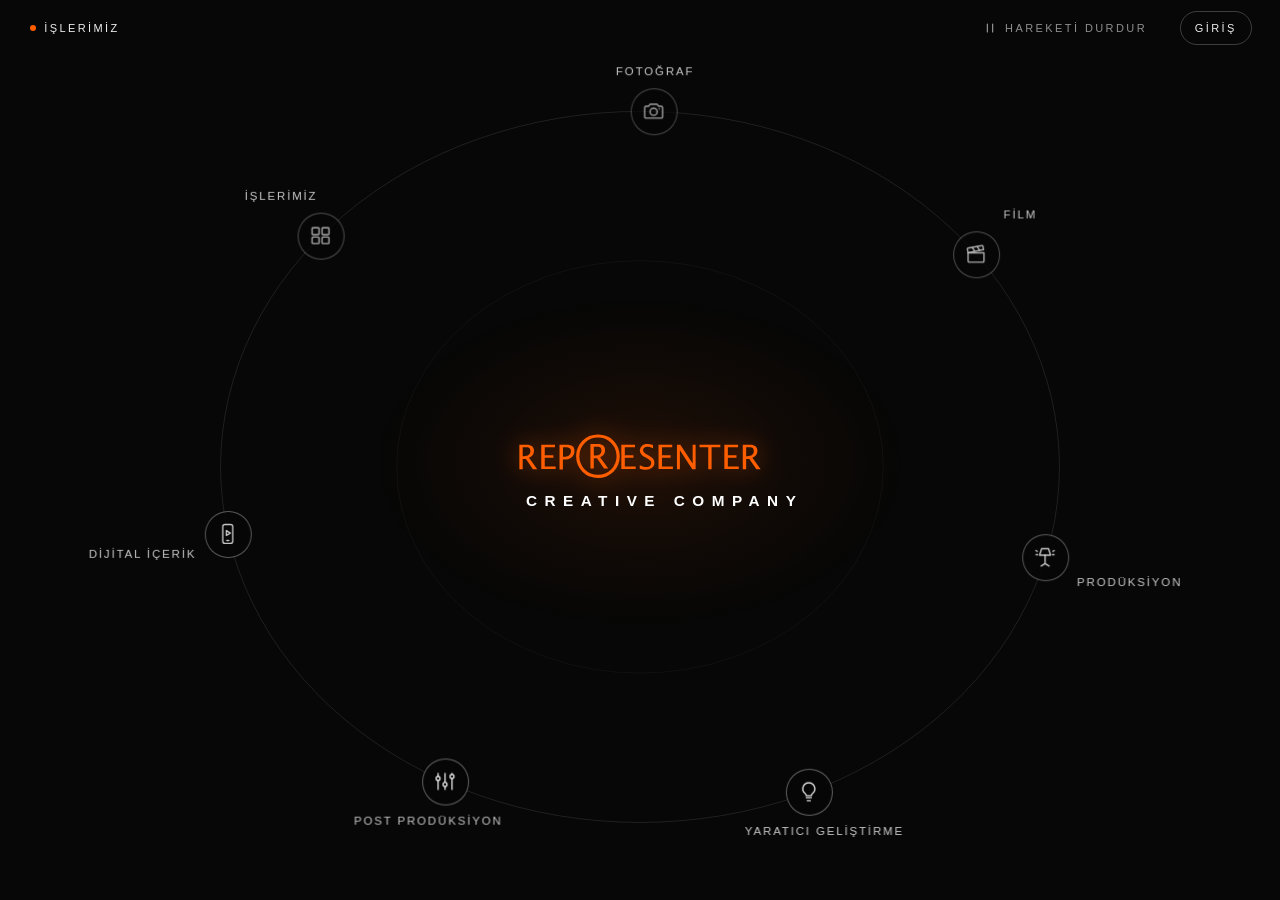
<file: index.html>
<!doctype html>
<html lang="tr">
<head>
  <meta charset="utf-8">
  <meta name="viewport" content="width=device-width, initial-scale=1">
  <title>Representer</title>
  <meta name="description" content="Representer — reklam fotoğrafı ve film; yaratıcı geliştirme, prodüksiyon, post prodüksiyon.">
  <link rel="stylesheet" href="/ana/style.css?s=6">
  <!-- Ziyaret kaydı (M114 ortak ziyaret defteri; Projects\114_WebEnvanteri_…\10_ReadMe\M114_Web.md) -->
</head>
<body>
  <header class="top" id="top">
    <button class="top-btn" id="btn-works" type="button">İşlerimiz</button>
    <div class="top-sag">
      <button class="top-btn" id="btn-motion" type="button" aria-pressed="false">
        <svg class="ico" viewBox="0 0 16 16" aria-hidden="true"><path class="i-pause" d="M5 3.5v9M11 3.5v9"/><path class="i-play" d="M5 3.2v9.6L12.6 8z"/></svg>
        <span class="txt">Hareketi durdur</span>
      </button>
      <span id="top-links"></span>
    </div>
  </header>

  <main class="stage" id="stage" aria-label="Hizmetler">
    <h1 class="sr">Representer — Creative Company</h1>
    <svg class="orbits" id="orbits" aria-hidden="true"></svg>
    <svg class="links" id="links" aria-hidden="true"></svg>
    <a class="logo" id="logo"></a>
  </main>

  <div class="panel" id="panel" role="dialog" aria-modal="true" aria-labelledby="panel-title" hidden>
    <div class="panel-backdrop"></div>
    <div class="panel-inner">
      <button class="panel-close" type="button" aria-label="Kapat">
        <svg viewBox="0 0 16 16" aria-hidden="true"><path d="M3.5 3.5l9 9M12.5 3.5l-9 9"/></svg>
      </button>
      <p class="panel-crumb"></p>
      <h2 id="panel-title" tabindex="-1"></h2>
      <div class="panel-body"></div>
      <nav class="panel-nav" aria-label="Başlıklar"><ul></ul></nav>
    </div>
  </div>

  <script src="/ana/config.js?s=6"></script>
  <script src="/ana/icons.js?s=6"></script>
  <script src="/ana/logo.js?s=6"></script>
  <script src="/ana/layout.js?s=6"></script>
  <script src="/ana/motion.js?s=6"></script>
  <script src="/ana/app.js?s=6"></script>
  <script src="/ana/interaction.js?s=6"></script>
</body>
</html>
</file>
<file: ana/style.css>
:root {
  --bg: #070707;
  --ink: #ededed;
  --muted: rgba(255, 255, 255, .55);
  --line: rgba(255, 255, 255, .10);
  --accent: #ff5e00;
  --font: "Helvetica Neue", "Helvetica Neue LT", Helvetica, Arial, sans-serif;
}
* { box-sizing: border-box; }
html, body { margin: 0; height: 100%; background: var(--bg); color: var(--ink); font-family: var(--font); overflow: hidden; }
button { font: inherit; color: inherit; background: none; border: 0; padding: 0; cursor: pointer; }
.sr { position: absolute; width: 1px; height: 1px; overflow: hidden; clip: rect(0 0 0 0); white-space: nowrap; }
:focus { outline: none; }
:focus-visible { outline: 1px solid var(--accent); outline-offset: 4px; }

/* Üst bölüm */
.top {
  position: fixed; inset: 0 0 auto 0; height: 56px; z-index: 20;
  display: flex; align-items: center; justify-content: space-between; padding: 0 clamp(14px, 2.2vw, 36px);
}
.top-btn {
  display: inline-flex; align-items: center; gap: 8px; height: 34px; padding: 0 2px;
  font-size: 11px; letter-spacing: .22em; text-transform: uppercase; color: var(--muted);
  transition: color .2s;
}
.top-btn:hover, .top-btn:focus-visible { color: var(--ink); }
#btn-works { color: var(--ink); }
#btn-works::before { content: ""; width: 6px; height: 6px; border-radius: 50%; background: var(--accent); }
.top-sag { display: flex; align-items: center; gap: clamp(16px, 2.4vw, 32px); }
.top-btn.top-link { text-decoration: none; color: var(--ink); border: 1px solid rgba(255, 255, 255, .22); border-radius: 17px; padding: 0 14px; transition: border-color .2s, color .2s; }
.top-btn.top-link:hover, .top-btn.top-link:focus-visible { border-color: var(--accent); color: #fff; }
.narrow #btn-motion .txt { display: none; }
.top-btn .ico { width: 14px; height: 14px; fill: none; stroke: currentColor; stroke-width: 1.4; stroke-linecap: round; stroke-linejoin: round; }
.top-btn[data-state="on"] .i-play, .top-btn[data-state="off"] .i-pause { display: none; }

/* Sahne */
.stage { position: fixed; inset: 0; opacity: 0; transition: opacity .8s ease; }
.ready .stage { opacity: 1; }
.orbits, .links { position: absolute; inset: 0; width: 100%; height: 100%; pointer-events: none; overflow: visible; }
.orbit { fill: none; stroke: var(--line); stroke-width: 1; vector-effect: non-scaling-stroke; }
.orbit.faint { stroke: rgba(255, 255, 255, .045); }

.logo { position: absolute; left: 0; top: 0; display: block; text-align: center; pointer-events: none; z-index: 1; }
.logo-mark { position: relative; display: block; width: 100%; height: auto; }
.logo-isik { position: absolute; left: 0; top: 0; width: 100%; pointer-events: none; }
.logo-glow { display: block; width: 100%; height: auto; filter: blur(12px); opacity: .5; animation: breathe 6s ease-in-out infinite; }
/* Geniş, sıcak ortam ışığı (kenarsız; zemin parçası değil) */
.logo::before {
  content: ""; position: absolute; left: 50%; top: 45%; width: 220%; height: 380%; transform: translate(-50%, -50%);
  background: radial-gradient(closest-side, rgba(255, 94, 0, .10), rgba(255, 94, 0, .04) 55%, transparent);
  pointer-events: none; z-index: -1;
}
/* Logo = giriş bağlantısı: fare üstünde ışık artar, altında ipucu; dokunmatikte ipucu yok, dokununca açılır */
.logo.baglanti { pointer-events: auto; cursor: pointer; color: inherit; text-decoration: none; }
.logo.baglanti:focus-visible { outline-offset: 10px; }
.logo-ipucu {
  position: absolute; left: 50%; top: 100%; margin-top: calc(var(--tag-size) * 1.6);
  font-size: 10px; letter-spacing: .32em; text-indent: .32em; text-transform: uppercase; color: var(--accent); white-space: nowrap;
  opacity: 0; transform: translate(-50%, -4px); transition: opacity .25s, transform .25s; pointer-events: none;
}
.logo.baglanti:hover .logo-ipucu, .logo.baglanti:focus-visible .logo-ipucu { opacity: 1; transform: translate(-50%, 0); }
.logo.baglanti:hover .logo-isik, .logo.baglanti:focus-visible .logo-isik { filter: brightness(1.7); }
.logo-isik { transition: filter .3s; }
@media (hover: none) { .logo-ipucu { display: none; } }
/* rpresenter.com'daki gibi: beyaz, kalın, logo genişliğinde */
.logo-tag {
  display: block; margin-top: calc(var(--tag-size) * .2);
  font-size: var(--tag-size); line-height: 1.2; letter-spacing: .49em; text-indent: .49em;
  font-weight: 600; color: #fff; white-space: nowrap;
}
/* Fosfor: arkadaki bulanık kopya nefes alır; asıl logo filtresiz, keskin */
@keyframes breathe {
  0%, 100% { opacity: .4; }
  50% { opacity: .7; }
}

/* Gezegen */
.pg { position: absolute; left: 0; top: 0; transition: opacity .35s; }
.planet {
  position: absolute; left: 0; top: 0; width: calc(var(--r) * 2); height: calc(var(--r) * 2);
  border-radius: 50%; border: 1px solid rgba(255, 255, 255, .38); background: var(--bg);
  display: grid; place-items: center; color: rgba(255, 255, 255, .86);
  transition: border-color .25s, color .25s, box-shadow .35s; will-change: transform; z-index: 2;
}
.planet svg { width: calc(var(--r) * 1.02); height: calc(var(--r) * 1.02); }
.planet::after {
  content: ""; position: absolute; inset: -9px; border-radius: 50%;
}
.pg:hover .planet, .pg.open .planet, .planet:focus-visible {
  border-color: var(--accent); color: var(--accent); box-shadow: 0 0 22px rgba(255, 94, 0, .28);
}
.plabel {
  position: absolute; left: 0; top: 0; z-index: 2; pointer-events: none;
  font-size: 11.5px; letter-spacing: .16em; text-transform: uppercase; color: rgba(255, 255, 255, .78);
  white-space: nowrap; line-height: 1.35; text-align: center; will-change: transform; transition: color .25s, opacity .3s;
}
.pg.open .plabel, .pg:hover .plabel { color: #fff; }
.narrow .plabel { font-size: 10px; letter-spacing: .12em; white-space: normal; max-width: 92px; width: max-content; }

/* Uydular */
.sats {
  list-style: none; margin: 0; padding: 0; position: absolute; left: 0; top: 0; width: max-content; z-index: 6;
  visibility: hidden; transition: visibility 0s .3s;
}
.pg.open .sats { visibility: visible; transition: none; }
.sats li { height: var(--row); opacity: 0; transform: translateX(-6px); transition: opacity .22s, transform .3s; }
.sats[data-side="L"] li { transform: translateX(6px); }
.pg.open .sats li { opacity: 1; transform: none; }
.pg.open .sats li:nth-child(2) { transition-delay: .04s; }
.pg.open .sats li:nth-child(3) { transition-delay: .08s; }
.pg.open .sats li:nth-child(4) { transition-delay: .12s; }
.pg.open .sats li:nth-child(5) { transition-delay: .16s; }
.pg.open .sats li:nth-child(n+6) { transition-delay: .2s; }
.sat {
  height: 100%; display: flex; align-items: center; gap: 10px; padding: 0 6px 0 5px; width: 100%;
  font-size: 13px; letter-spacing: .03em; color: rgba(255, 255, 255, .82); white-space: nowrap; transition: color .2s;
}
.sats[data-side="L"] .sat { flex-direction: row-reverse; padding: 0 5px 0 6px; }
.sat .dot { width: 8px; height: 8px; border-radius: 50%; border: 1px solid var(--accent); flex: none; transition: background .2s; }
.sat:hover, .sat:focus-visible { color: #fff; }
.sat:hover .dot, .sat:focus-visible .dot { background: var(--accent); }
.sat:focus-visible { outline-offset: 0; }
.pg.open { z-index: 5; }

.link {
  fill: none; stroke: rgba(255, 94, 0, .45); stroke-width: 1;
  stroke-dasharray: 1; stroke-dashoffset: 1; animation: draw .45s ease forwards; animation-delay: calc(var(--i) * 40ms);
}
@keyframes draw { to { stroke-dashoffset: 0; } }

/* Odak düzeni: uydular için yer yoksa diğerleri çekilir */
.stage.focus .pg:not(.open) { opacity: .14; }
.stage.focus .pg:not(.open) .plabel { opacity: 0; }

/* Panel */
.panel { position: fixed; inset: 0; z-index: 40; }
.panel-backdrop { position: absolute; inset: 0; background: rgba(0, 0, 0, .62); opacity: 0; transition: opacity .3s; }
.panel-inner {
  position: absolute; top: 0; right: 0; bottom: 0; width: min(440px, 100%); background: var(--bg);
  border-left: 1px solid var(--line); padding: 72px clamp(20px, 4vw, 44px) 32px; overflow-y: auto;
  transform: translateX(24px); opacity: 0; transition: transform .35s ease, opacity .3s;
}
.panel.on .panel-backdrop { opacity: 1; }
.panel.on .panel-inner { transform: none; opacity: 1; }
.panel-close { position: absolute; top: 14px; right: 14px; width: 40px; height: 40px; display: grid; place-items: center; color: var(--muted); }
.panel-close:hover { color: #fff; }
.panel-close svg { width: 16px; height: 16px; stroke: currentColor; stroke-width: 1.4; fill: none; }
.panel-crumb { margin: 0 0 10px; font-size: 11px; letter-spacing: .22em; text-transform: uppercase; color: var(--accent); }
.panel h2 { margin: 0 0 22px; font-size: clamp(26px, 4vw, 36px); font-weight: 300; letter-spacing: .01em; }
.panel-body .empty { margin: 0 0 28px; color: var(--muted); font-size: 14px; }
.panel-nav ul { list-style: none; margin: 0; padding: 18px 0 0; border-top: 1px solid var(--line); }
.panel-nav button { display: flex; align-items: center; gap: 12px; width: 100%; min-height: 40px; font-size: 14px; color: rgba(255, 255, 255, .72); text-align: left; }
.panel-nav button:hover, .panel-nav button[aria-current] { color: #fff; }
.panel-nav .dot { width: 7px; height: 7px; border-radius: 50%; border: 1px solid var(--accent); flex: none; }
.panel-nav button[aria-current] .dot { background: var(--accent); }

@media (prefers-reduced-motion: reduce) {
  .logo-glow { animation: none; opacity: .55; }
  .stage, .sats li, .panel-inner, .panel-backdrop, .pg { transition: none; }
  .sats li, .sats[data-side="L"] li { transform: none; }
  .link { animation: none; stroke-dashoffset: 0; }
}
</file>
